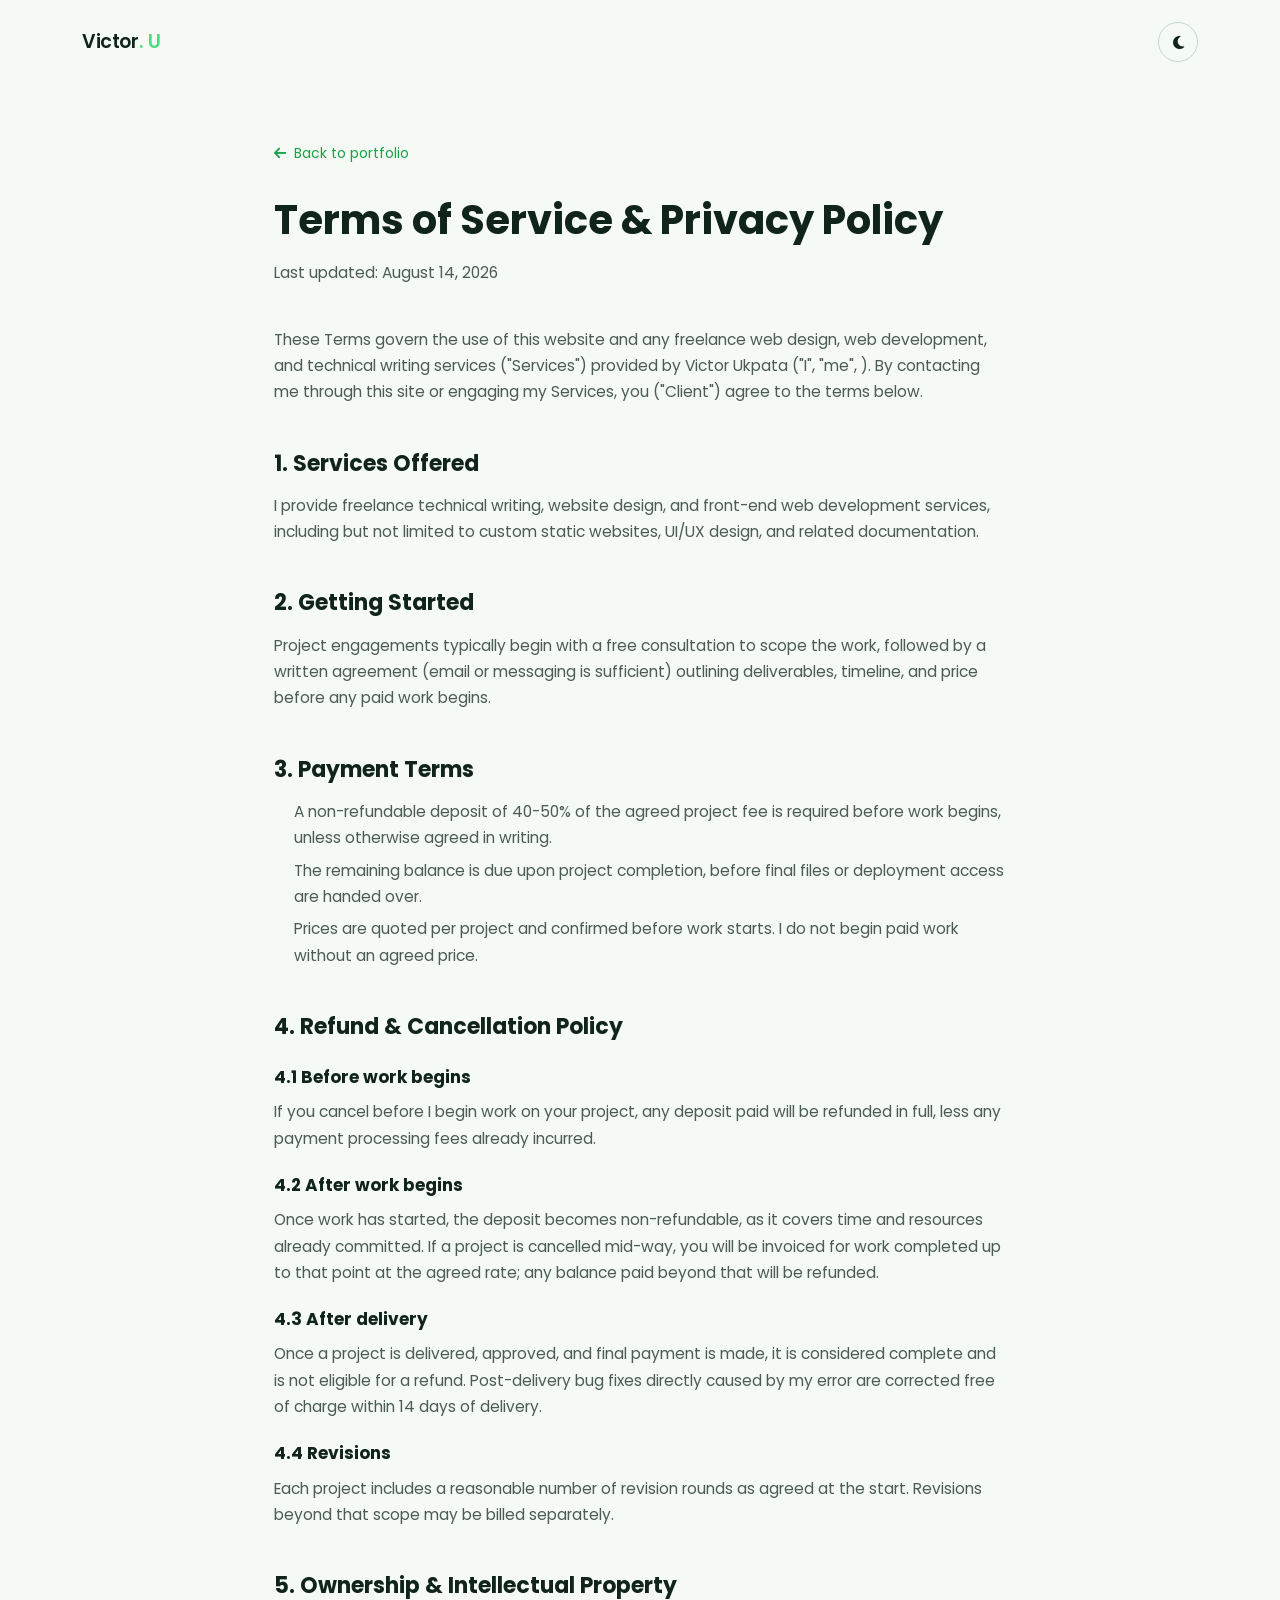
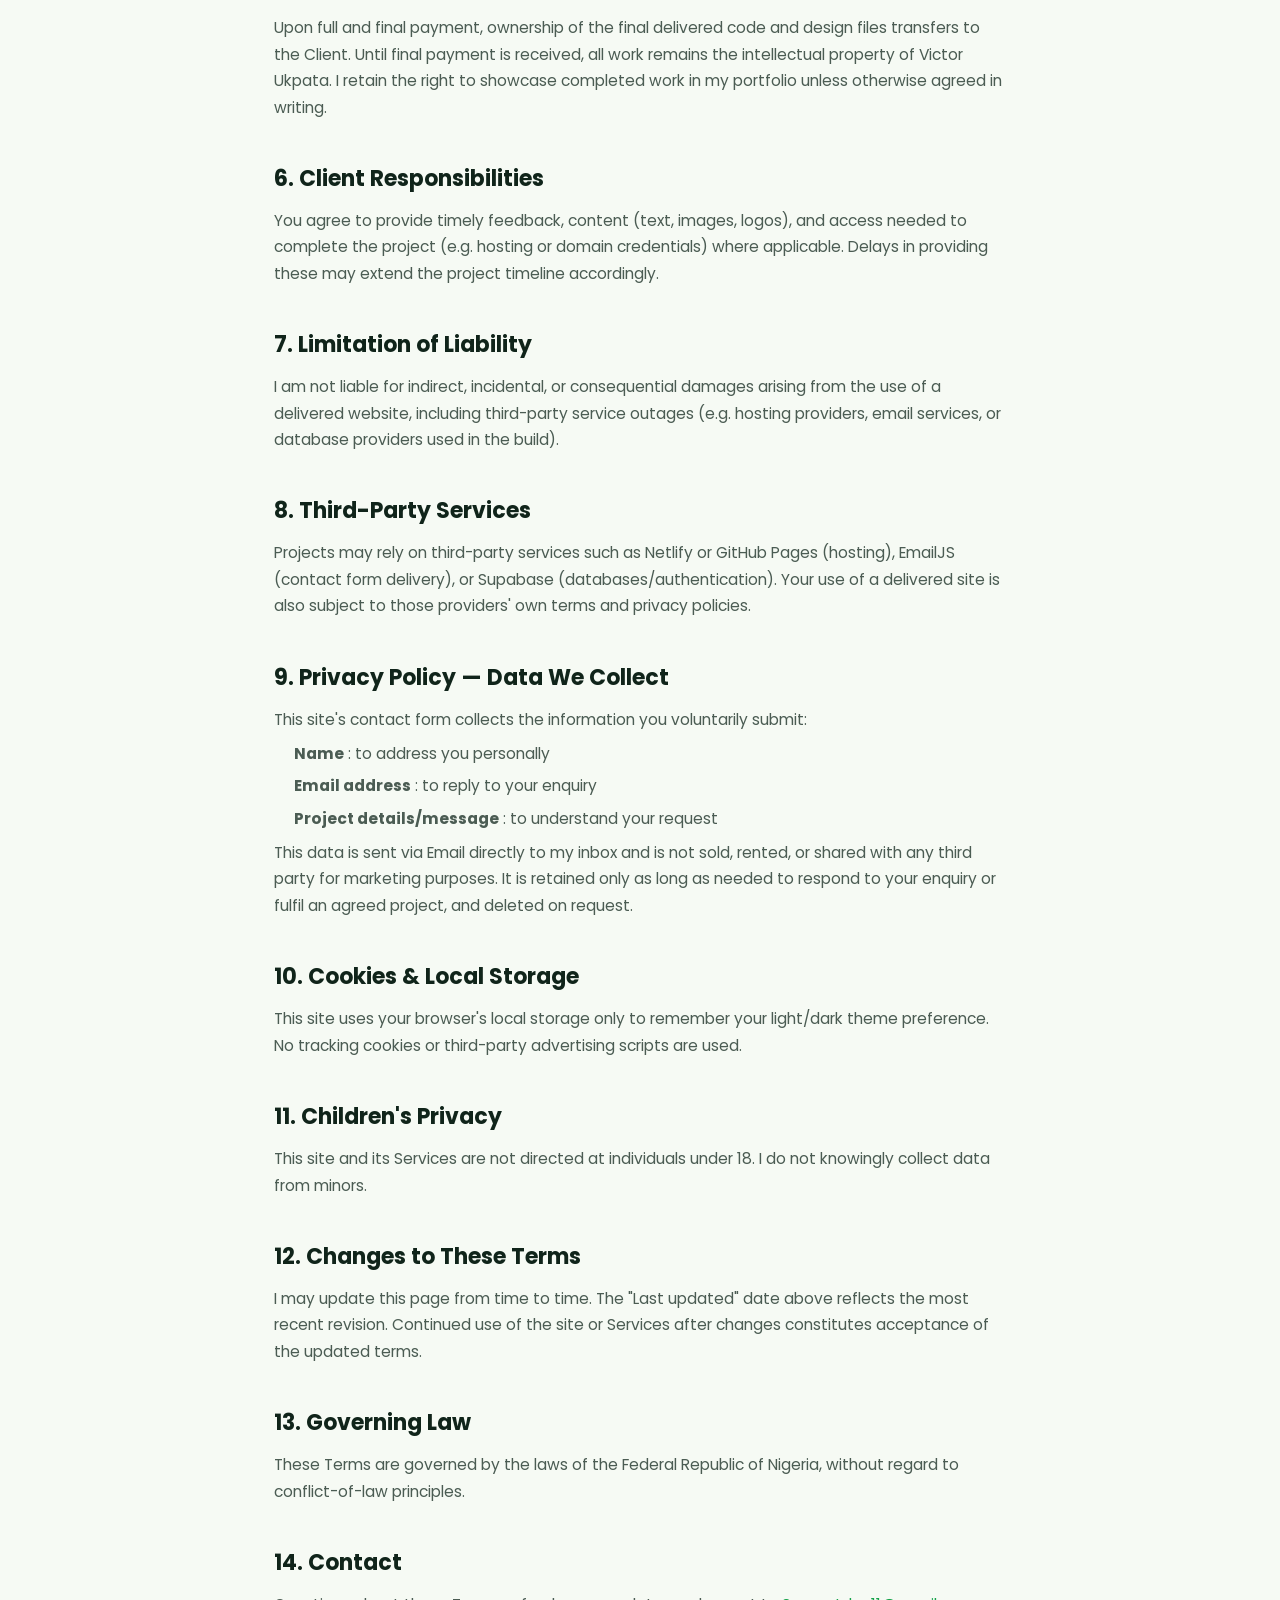
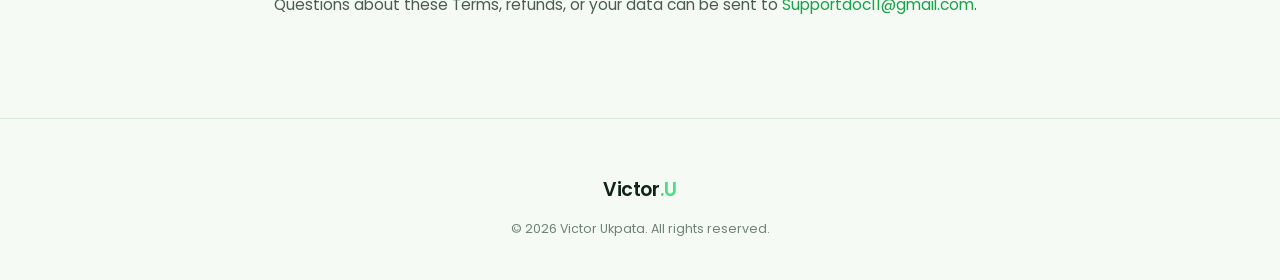
<file: terms.html>
<!DOCTYPE html>
<html lang="en">
<head>
<meta charset="UTF-8">
<meta name="viewport" content="width=device-width, initial-scale=1.0">
<title>Terms of Service & Privacy Policy — Victor Ukpata</title>
<meta name="description" content="Terms of Service, Privacy Policy, and Refund Policy for Victor Ukpata's freelance web design and technical writing services.">
<meta name="robots" content="noindex, follow">
<link rel="canonical" href="https://portfoliovictor1.netlify.app/terms.html">

<link rel="preconnect" href="https://fonts.googleapis.com">
<link rel="preconnect" href="https://fonts.gstatic.com" crossorigin>
<link href="https://fonts.googleapis.com/css2?family=Poppins:ital,wght@0,300;0,400;0,500;0,600;0,700;0,800;1,400&display=swap" rel="stylesheet">
<link rel="stylesheet" href="https://cdnjs.cloudflare.com/ajax/libs/font-awesome/6.5.1/css/all.min.css">
<link rel="stylesheet" href="./styles.css">

<style>
  .legal-wrap { max-width: 780px; margin: 0 auto; padding: 140px 24px 100px; }
  .legal-wrap h1 { font-family: var(--font-display); font-size: clamp(28px, 4vw, 40px); margin-bottom: 8px; }
  .legal-updated { color: var(--text-faint); font-family: var(--font-mono); font-size: 13px; margin-bottom: 40px; }
  .legal-wrap h2 { font-family: var(--font-display); font-size: 22px; margin: 40px 0 12px; color: var(--text); }
  .legal-wrap h3 { font-size: 17px; margin: 20px 0 8px; color: var(--text); }
  .legal-wrap p, .legal-wrap li { color: var(--text-muted); line-height: 1.7; font-size: 15.5px; }
  .legal-wrap ul, .legal-wrap ol { margin: 8px 0 8px 20px; }
  .legal-wrap li { margin-bottom: 6px; }
  .legal-wrap a { color: var(--violet-700); }
  .legal-back { display: inline-flex; align-items: center; gap: 8px; margin-bottom: 24px; color: var(--text-muted); font-family: var(--font-mono); font-size: 14px; text-decoration: none; }
  .legal-back:hover { color: var(--text); }
</style>
</head>
<body>

<header class="navbar" id="navbar">
  <div class="nav-inner">
    <a href="index.html" class="nav-logo">Victor<span>. U</span></a>
    <button class="theme-toggle" id="themeToggle" aria-label="Toggle dark mode">
      <i class="fa-solid fa-moon"></i>
    </button>
  </div>
</header>

<main class="legal-wrap">
  <a href="index.html" class="legal-back"><i class="fa-solid fa-arrow-left"></i> Back to portfolio</a>
  <h1>Terms of Service & Privacy Policy</h1>
  <p class="legal-updated">Last updated: August 14, 2026</p>

  <p>These Terms govern the use of this website and any freelance web design, web development, and technical writing services ("Services") provided by Victor Ukpata ("I", "me", ). By contacting me through this site or engaging my Services, you ("Client") agree to the terms below.</p>

  <h2>1. Services Offered</h2>
  <p>I provide freelance technical writing, website design, and front-end web development services, including but not limited to custom static websites, UI/UX design, and related documentation.</p>

  <h2>2. Getting Started</h2>
  <p>Project engagements typically begin with a free consultation to scope the work, followed by a written agreement (email or messaging is sufficient) outlining deliverables, timeline, and price before any paid work begins.</p>

  <h2>3. Payment Terms</h2>
  <ul>
    <li>A non-refundable deposit of 40-50% of the agreed project fee is required before work begins, unless otherwise agreed in writing.</li>
    <li>The remaining balance is due upon project completion, before final files or deployment access are handed over.</li>
    <li>Prices are quoted per project and confirmed before work starts. I do not begin paid work without an agreed price.</li>
  </ul>

  <h2>4. Refund & Cancellation Policy</h2>
  <h3>4.1 Before work begins</h3>
  <p>If you cancel before I begin work on your project, any deposit paid will be refunded in full, less any payment processing fees already incurred.</p>
  <h3>4.2 After work begins</h3>
  <p>Once work has started, the deposit becomes non-refundable, as it covers time and resources already committed. If a project is cancelled mid-way, you will be invoiced for work completed up to that point at the agreed rate; any balance paid beyond that will be refunded.</p>
  <h3>4.3 After delivery</h3>
  <p>Once a project is delivered, approved, and final payment is made, it is considered complete and is not eligible for a refund. Post-delivery bug fixes directly caused by my error are corrected free of charge within 14 days of delivery.</p>
  <h3>4.4 Revisions</h3>
  <p>Each project includes a reasonable number of revision rounds as agreed at the start. Revisions beyond that scope may be billed separately.</p>

  <h2>5. Ownership & Intellectual Property</h2>
  <p>Upon full and final payment, ownership of the final delivered code and design files transfers to the Client. Until final payment is received, all work remains the intellectual property of Victor Ukpata. I retain the right to showcase completed work in my portfolio unless otherwise agreed in writing.</p>

  <h2>6. Client Responsibilities</h2>
  <p>You agree to provide timely feedback, content (text, images, logos), and access needed to complete the project (e.g. hosting or domain credentials) where applicable. Delays in providing these may extend the project timeline accordingly.</p>

  <h2>7. Limitation of Liability</h2>
  <p>I am not liable for indirect, incidental, or consequential damages arising from the use of a delivered website, including third-party service outages (e.g. hosting providers, email services, or database providers used in the build).</p>

  <h2>8. Third-Party Services</h2>
  <p>Projects may rely on third-party services such as Netlify or GitHub Pages (hosting), EmailJS (contact form delivery), or Supabase (databases/authentication). Your use of a delivered site is also subject to those providers' own terms and privacy policies.</p>

  <h2>9. Privacy Policy — Data We Collect</h2>
  <p>This site's contact form collects the information you voluntarily submit:</p>
  <ul>
    <li><strong>Name</strong> : to address you personally</li>
    <li><strong>Email address</strong> : to reply to your enquiry</li>
    <li><strong>Project details/message</strong> : to understand your request</li>
  </ul>
  <p>This data is sent via Email directly to my inbox and is not sold, rented, or shared with any third party for marketing purposes. It is retained only as long as needed to respond to your enquiry or fulfil an agreed project, and deleted on request.</p>

  <h2>10. Cookies & Local Storage</h2>
  <p>This site uses your browser's local storage only to remember your light/dark theme preference. No tracking cookies or third-party advertising scripts are used.</p>

  <h2>11. Children's Privacy</h2>
  <p>This site and its Services are not directed at individuals under 18. I do not knowingly collect data from minors.</p>

  <h2>12. Changes to These Terms</h2>
  <p>I may update this page from time to time. The "Last updated" date above reflects the most recent revision. Continued use of the site or Services after changes constitutes acceptance of the updated terms.</p>

  <h2>13. Governing Law</h2>
  <p>These Terms are governed by the laws of the Federal Republic of Nigeria, without regard to conflict-of-law principles.</p>

  <h2>14. Contact</h2>
  <p>Questions about these Terms, refunds, or your data can be sent to <a href="mailto:Supportdoc11@gmail.com">Supportdoc11@gmail.com</a>.</p>
</main>

<footer class="footer">
  <div class="section-inner footer-inner">
    <a href="index.html" class="nav-logo">Victor<span>.U</span></a>
    <p class="footer-copy">© <span id="year"></span> Victor Ukpata. All rights reserved.</p>
  </div>
</footer>

<script src="./main.js"></script>
</body>
</html>
</file>
<file: styles.css>
/* =============
   VICTOR UKPATA — PORTFOLIO
   Design tokens
   ============== */
:root {
  /* Color — LIGHT theme (default): soft green/white */
  --bg: #f6faf4;
  --bg-alt: #eef7ea;
  --surface: #ffffff;
  --surface-2: #eef6ec;
  --border: rgba(22, 101, 52, 0.12);
  --border-strong: rgba(22, 101, 52, 0.22);

  --violet-900: #14532d;
  --violet-700: #16a34a;
  --violet-500: #22c55e;
  --violet-400: #4ade80;
  --lavender: #15803d;

  --text: #10241a;
  --text-muted: #4b5c53;
  --text-faint: #6f8177;

  --font-display: 'Poppins', sans-serif;
  --font-body: 'Poppins', sans-serif;
  --font-mono: 'Poppins', sans-serif;

  --container: 1180px;
  --radius-sm: 10px;
  --radius-md: 18px;
  --radius-lg: 28px;

  --ease: cubic-bezier(0.22, 1, 0.36, 1);
}

[data-theme="dark"] {
  --bg: #0a0a0f;
  --bg-alt: #100d18;
  --surface: #16121f;
  --surface-2: #1c1729;
  --border: rgba(196, 181, 253, 0.12);
  --border-strong: rgba(196, 181, 253, 0.24);

  --violet-900: #2e1065;
  --violet-700: #5b21b6;
  --violet-500: #8b5cf6;
  --violet-400: #a78bfa;
  --lavender: #c4b5fd;

  --text: #f5f3ff;
  --text-muted: #9891a8;
  --text-faint: #6b6479;
}

/* =====================================================
   RESET
   ===================================================== */
* { margin: 0; padding: 0; box-sizing: border-box; }

html {
  scroll-behavior: smooth;
}

body {
  background: var(--bg);
  color: var(--text);
  font-family: var(--font-body);
  font-size: 16px;
  line-height: 1.6;
  overflow-x: hidden;
  animation: pageFadeIn 0.6s ease;
  transition: background 0.4s ease, color 0.4s ease;
}

@keyframes pageFadeIn {
  from { opacity: 0; }
  to { opacity: 1; }
}

img { max-width: 100%; display: block; }
picture { display: block; max-width: 100%; }
picture img { width: 100%; height: auto; }
a { color: inherit; text-decoration: none; }
ul { list-style: none; }
button { font: inherit; cursor: pointer; border: none; background: none; }

@media (prefers-reduced-motion: reduce) {
  *, *::before, *::after {
    animation-duration: 0.001ms !important;
    animation-iteration-count: 1 !important;
    transition-duration: 0.001ms !important;
    scroll-behavior: auto !important;
  }
}

:focus-visible {
  outline: 2px solid var(--violet-400);
  outline-offset: 3px;
  border-radius: 4px;
}

/* No purple focus glow on buttons when clicked */
button:focus-visible,
.btn:focus-visible {
  outline: none;
}

/* =====================================================
   SHARED
   ===================================================== */
.section-inner {
  max-width: var(--container);
  margin: 0 auto;
  padding: 0 32px;
}

.section {
  position: relative;
  padding: 120px 0;
}

.section-alt {
  background: var(--bg-alt);
  border-top: 1px solid var(--border);
  border-bottom: 1px solid var(--border);
}

.eyebrow {
  display: inline-flex;
  align-items: center;
  gap: 8px;
  font-family: var(--font-mono);
  font-weight: 600;
  font-size: 12.5px;
  letter-spacing: 0.08em;
  text-transform: uppercase;
  color: var(--violet-400);
  margin-bottom: 18px;
}
.eyebrow i { font-size: 10px; color: var(--violet-500); }
.eyebrow.center { justify-content: center; width: 100%; }

.section-title {
  font-family: var(--font-display);
  font-weight: 600;
  font-size: clamp(28px, 4vw, 44px);
  line-height: 1.15;
  letter-spacing: -0.01em;
  margin-bottom: 20px;
}
.section-title.center { text-align: center; }

.section-sub {
  color: var(--text-muted);
  max-width: 560px;
  margin-bottom: 56px;
  font-size: 17px;
}
.section-sub.center { margin-left: auto; margin-right: auto; text-align: center; }
.section-sub code {
  font-family: var(--font-mono);
  font-size: 13px;
  color: var(--lavender);
  background: var(--surface);
  padding: 2px 8px;
  border-radius: 6px;
  border: 1px solid var(--border);
}

/* Buttons */
.btn {
  display: inline-flex;
  align-items: center;
  gap: 10px;
  padding: 14px 26px;
  border-radius: 999px;
  font-family: var(--font-body);
  font-weight: 600;
  font-size: 15px;
  transition: transform 0.3s var(--ease), box-shadow 0.3s var(--ease), background 0.3s var(--ease);
  white-space: nowrap;
}
.btn-primary {
  background: linear-gradient(135deg, var(--violet-500), var(--violet-700));
  color: #fff;
}
.btn-primary:hover {
  transform: translateY(-3px);
}
.btn-ghost {
  background: transparent;
  color: var(--text);
  border: 1px solid var(--border-strong);
}
.btn-ghost:hover {
  border-color: var(--violet-400);
  background: rgba(139, 92, 246, 0.08);
  transform: translateY(-3px);
}
.btn-lg { padding: 17px 34px; font-size: 16px; }
.btn-block { width: 100%; justify-content: center; }

/* Reveal-on-scroll */
.reveal {
  opacity: 0;
  transform: translateY(30px);
  transition: opacity 0.7s var(--ease), transform 0.7s var(--ease);
}
.reveal.visible {
  opacity: 1;
  transform: translateY(0);
}

/* Generic tilt-card hover (applies subtle depth to cards) */
.card-tilt {
  transition: transform 0.25s var(--ease), box-shadow 0.25s var(--ease), border-color 0.25s var(--ease);
  transform-style: preserve-3d;
  will-change: transform;
}

/* ==============
   NAVBAR
   =============== */
.navbar {
  position: fixed;
  top: 0;
  left: 0;
  right: 0;
  z-index: 100;
  padding: 22px 0;
  transition: padding 0.35s var(--ease), background 0.35s var(--ease), border-color 0.35s var(--ease);
}
.navbar.scrolled {
  padding: 14px 0;
  background: rgba(10, 10, 15, 0.75);
  backdrop-filter: blur(16px);
  -webkit-backdrop-filter: blur(16px);
  border-bottom: 1px solid var(--border);
}
.nav-inner {
  max-width: var(--container);
  margin: 0 auto;
  padding: 0 32px;
  display: flex;
  align-items: center;
  justify-content: space-between;
  gap: 20px;
}
.nav-logo {
  font-family: var(--font-display);
  font-size: 19px;
  font-weight: 600;
  letter-spacing: -0.02em;
}
.nav-logo span { color: var(--violet-400); }

.nav-links {
  display: flex;
  gap: 32px;
}
.nav-link {
  font-size: 14.5px;
  font-weight: 500;
  color: var(--text-muted);
  position: relative;
  padding: 4px 0;
  transition: color 0.25s ease;
}
.nav-link::after {
  content: '';
  position: absolute;
  left: 0; bottom: -2px;
  width: 0; height: 1.5px;
  background: var(--violet-400);
  transition: width 0.3s var(--ease);
}
.nav-link:hover { color: var(--text); }
.nav-link:hover::after { width: 100%; }

.nav-cta { padding: 11px 20px; font-size: 14px; }
.nav-toggle {
  display: none;
  font-size: 20px;
  color: var(--text);
}
.theme-toggle {
  display: flex;
  align-items: center;
  justify-content: center;
  width: 40px; height: 40px;
  border-radius: 50%;
  border: 1px solid var(--border-strong);
  color: var(--text);
  font-size: 15px;
  margin-left: 6px;
  transition: all 0.3s var(--ease);
}
.theme-toggle:hover {
  border-color: var(--violet-400);
  transform: translateY(-2px);
}

@media (max-width: 900px) {
  .nav-links {
    position: fixed;
    top: 70px;
    right: 24px;
    left: 24px;
    background: var(--surface);
    border: 1px solid var(--border);
    border-radius: var(--radius-md);
    flex-direction: column;
    gap: 4px;
    padding: 16px;
    opacity: 0;
    visibility: hidden;
    transform: translateY(-12px);
    transition: all 0.3s var(--ease);
  }
  .nav-links.open {
    opacity: 1;
    visibility: visible;
    transform: translateY(0);
  }
  .nav-link { padding: 12px 10px; border-radius: 8px; }
  .nav-link:hover { background: rgba(139, 92, 246, 0.08); }
  .nav-cta { display: none; }
  .nav-toggle { display: block; }
}


/* =====================================================
   HERO
   ===================================================== */
.hero {
  position: relative;
  min-height: 100vh;
  display: flex;
  align-items: center;
  padding: 140px 0 80px;
  overflow: hidden;
}

.hero-blob {
  position: absolute;
  border-radius: 50%;
  filter: blur(90px);
  opacity: 0.55;
  z-index: 0;
  pointer-events: none;
}
.blob-1 {
  width: 480px; height: 480px;
  background: var(--violet-700);
  top: -120px; left: -140px;
  animation: floatBlob 14s ease-in-out infinite;
}
.blob-2 {
  width: 400px; height: 400px;
  background: var(--violet-500);
  bottom: -160px; right: -100px;
  opacity: 0.35;
  animation: floatBlob 18s ease-in-out infinite reverse;
}
@keyframes floatBlob {
  0%, 100% { transform: translate(0, 0) scale(1); }
  50% { transform: translate(30px, -40px) scale(1.08); }
}

.hero-grid {
  position: absolute;
  inset: 0;
  background-image:
    linear-gradient(rgba(196, 181, 253, 0.05) 1px, transparent 1px),
    linear-gradient(90deg, rgba(196, 181, 253, 0.05) 1px, transparent 1px);
  background-size: 56px 56px;
  mask-image: radial-gradient(ellipse 70% 60% at 50% 40%, black 30%, transparent 75%);
  z-index: 0;
}

.hero-inner {
  position: relative;
  z-index: 2;
  max-width: var(--container);
  margin: 0 auto;
  padding: 0 32px;
  display: grid;
  grid-template-columns: 1.15fr 0.85fr;
  gap: 60px;
  align-items: center;
}

.hero-title {
  font-family: var(--font-display);
  font-weight: 700;
  font-size: clamp(38px, 5.4vw, 68px);
  line-height: 1.06;
  letter-spacing: -0.02em;
  margin-bottom: 24px;
}
.hero-title .line { display: block; }
.hero-title .the-interfaces { color: var(--violet-400); }

.hero-sub {
  font-size: 18px;
  color: var(--text-muted);
  max-width: 480px;
  margin-bottom: 36px;
}
.hero-sub strong { color: var(--text); font-weight: 600; }

.hero-actions {
  display: flex;
  gap: 16px;
  flex-wrap: wrap;
  margin-bottom: 56px;
}

.hero-stats {
  display: flex;
  gap: 40px;
}
.stat { display: flex; flex-direction: column; }
.stat-num {
  font-family: var(--font-display);
  font-size: 30px;
  font-weight: 700;
  color: var(--text);
}
.stat-label {
  font-size: 13px;
  color: var(--text-faint);
  font-family: var(--font-mono);
  margin-top: 2px;
}

/* Tilt card */
.hero-visual {
  position: relative;
  display: flex;
  justify-content: center;
  perspective: 1400px;
}

.tilt-card {
  position: relative;
  width: 340px;
  height: 420px;
  border-radius: var(--radius-lg);
  background: linear-gradient(155deg, var(--surface-2), var(--surface));
  border: 1px solid var(--border-strong);
  transform-style: preserve-3d;
  transition: transform 0.15s ease-out;
}

.tilt-card-glow {
  position: absolute;
  inset: -2px;
  border-radius: inherit;
  background: linear-gradient(135deg, var(--violet-500), transparent 60%);
  opacity: 0.4;
  z-index: -1;
  filter: blur(18px);
}

.tilt-card-photo {
  position: absolute;
  inset: 14px;
  border-radius: calc(var(--radius-lg) - 10px);
  overflow: hidden;
  transform: translateZ(30px);
  background: var(--violet-900);
}
.tilt-card-photo img {
  width: 100%; height: 100%;
  object-fit: cover;
}

.tilt-card-badge {
  position: absolute;
  left: 26px; right: 26px; bottom: 26px;
  z-index: 3;
  transform: translateZ(70px);
  background: rgba(10, 10, 15, 0.6);
  backdrop-filter: blur(10px);
  border: 1px solid rgba(255,255,255,0.15);
  border-radius: 999px;
  padding: 10px 14px;
  font-size: 12px;
  font-family: var(--font-mono);
  display: flex;
  align-items: center;
  gap: 8px;
  color: #fff;
}
.badge-dot {
  width: 7px; height: 7px;
  border-radius: 50%;
  background: #34d399;
  box-shadow: 0 0 8px #34d399;
  flex-shrink: 0;
}

.floating-chip {
  position: absolute;
  display: flex;
  align-items: center;
  gap: 7px;
  padding: 9px 14px;
  border-radius: 999px;
  background: rgba(22, 18, 31, 0.9);
  border: 1px solid var(--border-strong);
  font-size: 12.5px;
  font-weight: 600;
  color: var(--lavender);
  transform: translateZ(var(--depth, 40px));
  animation: chipFloat 6s ease-in-out infinite;
}
.floating-chip i { color: var(--violet-400); }
.chip-1 { top: -18px; left: -30px; animation-delay: 0s; }
.chip-2 { top: 40px; right: -38px; animation-delay: 1.2s; }
.chip-3 { bottom: 90px; left: -44px; animation-delay: 2.4s; }
.chip-4 { bottom: -16px; right: -20px; animation-delay: 3.6s; }

@keyframes chipFloat {
  0%, 100% { transform: translateZ(var(--depth, 40px)) translateY(0); }
  50% { transform: translateZ(var(--depth, 40px)) translateY(-10px); }
}

.scroll-cue {
  position: absolute;
  bottom: 28px;
  left: 50%;
  transform: translateX(-50%);
  color: var(--text-faint);
  font-size: 14px;
  z-index: 2;
  animation: bounceCue 2.2s ease-in-out infinite;
}
@keyframes bounceCue {
  0%, 100% { transform: translate(-50%, 0); opacity: 0.5; }
  50% { transform: translate(-50%, 8px); opacity: 1; }
}

@media (max-width: 1000px) {
  .hero-inner { grid-template-columns: 1fr; text-align: center; }
  .hero-sub { margin-left: auto; margin-right: auto; }
  .hero-actions, .hero-stats { justify-content: center; }
  .hero-visual { margin-top: 40px; }
  .tilt-card { width: 280px; height: 360px; }
}

/* =====================================================
   ABOUT
   ===================================================== */
.about-grid {
  display: grid;
  grid-template-columns: 1.1fr 0.9fr;
  gap: 70px;
  align-items: center;
}

.about-text {
  color: var(--text-muted);
  margin-bottom: 16px;
  font-size: 16px;
}
.about-text strong { color: var(--text); }

.about-facts {
  display: flex;
  flex-direction: column;
  gap: 18px;
  margin-top: 32px;
}
.fact {
  display: flex;
  align-items: flex-start;
  gap: 14px;
}
.fact i {
  color: var(--violet-400);
  font-size: 18px;
  margin-top: 3px;
}
.fact h4 { font-size: 15px; font-weight: 700; margin-bottom: 2px; }
.fact p { font-size: 13.5px; color: var(--text-faint); }

.about-visual {
  display: flex;
  flex-direction: column;
  gap: 20px;
}
.about-card {
  background: var(--surface);
  border: 1px solid var(--border);
  border-radius: var(--radius-md);
  padding: 26px;
}
.about-card:hover {
  transform: translateY(-6px) rotateX(2deg);
  border-color: var(--border-strong);
  box-shadow: 0 10px 22px rgba(16,36,26,0.12);
}
.about-card-offset { margin-left: 32px; }
.about-icon {
  font-size: 22px;
  color: var(--violet-400);
  margin-bottom: 14px;
  display: block;
}
.about-card h3 { font-size: 17px; margin-bottom: 6px; }
.about-card p { font-size: 14px; color: var(--text-faint); }

@media (max-width: 900px) {
  .about-grid { grid-template-columns: 1fr; }
  .about-card-offset { margin-left: 0; }
}

/* =====================================================
   SKILLS
   ===================================================== */
.skills-grid {
  display: grid;
  grid-template-columns: repeat(3, 1fr);
  gap: 30px;
}
.skill-group {
  background: var(--surface);
  border: 1px solid var(--border);
  border-radius: var(--radius-md);
  padding: 30px;
}
.skill-group-title {
  font-size: 15px;
  font-weight: 700;
  margin-bottom: 20px;
  display: flex;
  align-items: center;
  gap: 9px;
  color: var(--lavender);
}
.skill-chips { display: flex; flex-wrap: wrap; gap: 10px; }
.chip {
  display: inline-flex;
  align-items: center;
  gap: 7px;
  padding: 9px 14px;
  border-radius: 999px;
  background: var(--surface-2);
  border: 1px solid var(--border);
  font-size: 13px;
  font-weight: 500;
  color: var(--text-muted);
  transition: all 0.25s var(--ease);
}
.chip i { color: var(--violet-400); }
.chip:hover {
  border-color: var(--violet-400);
  color: var(--text);
  transform: translateY(-3px);
}

@media (max-width: 900px) {
  .skills-grid { grid-template-columns: 1fr; }
}

/* =====================================================
   PROJECTS
   ===================================================== */
.projects-grid {
  display: grid;
  grid-template-columns: repeat(3, 1fr);
  gap: 30px;
}
.project-card {
  background: var(--surface);
  border: 1px solid var(--border);
  border-radius: var(--radius-md);
  overflow: hidden;
}
.project-card:hover {
  transform: translateY(-8px) rotateX(2deg);
  border-color: var(--border-strong);
  box-shadow: 0 10px 24px rgba(16,36,26,0.14);
}
.project-image {
  aspect-ratio: 4 / 3;
  overflow: hidden;
  background: var(--surface-2);
}
.project-image img {
  width: 100%; height: 100%;
  object-fit: cover;
  transition: transform 0.5s var(--ease);
}
.project-card:hover .project-image img { transform: scale(1.06); }

.project-body { padding: 26px; }
.project-tag {
  font-family: var(--font-mono);
  font-size: 11px;
  text-transform: uppercase;
  letter-spacing: 0.06em;
  color: var(--violet-400);
}
.project-body h3 { font-size: 18px; margin: 10px 0 8px; }
.project-body p { font-size: 14px; color: var(--text-faint); margin-bottom: 16px; }
.project-link {
  font-size: 14px;
  font-weight: 600;
  color: var(--lavender);
  display: inline-flex;
  align-items: center;
  gap: 7px;
}
.project-link i { font-size: 11px; transition: transform 0.25s var(--ease); }
.project-link:hover i { transform: translate(2px, -2px); }

@media (max-width: 1000px) {
  .projects-grid { grid-template-columns: 1fr; }
}

/* =====================================================
   WORK STRIP — homepage video-preview marquee (right → left)
   ===================================================== */
.work-strip {
  overflow: hidden;
  margin: 52px 0 40px;
  -webkit-mask-image: linear-gradient(90deg, transparent, #000 6%, #000 94%, transparent);
  mask-image: linear-gradient(90deg, transparent, #000 6%, #000 94%, transparent);
}
.work-track {
  display: flex;
  align-items: stretch;
  gap: 26px;
  width: max-content;
  padding: 4px 0;
  animation: workScroll 46s linear infinite;
}
.work-track:hover,
.work-track:focus-within {
  animation-play-state: paused;
}
@keyframes workScroll {
  from { transform: translateX(0); }
  to   { transform: translateX(-50%); }
}
.work-card {
  flex: 0 0 340px;
  background: var(--surface);
  border: 1px solid var(--border);
  border-radius: var(--radius-md);
  overflow: hidden;
}
.work-card:hover {
  border-color: var(--border-strong);
  box-shadow: 0 10px 24px rgba(16,36,26,0.14);
}
.work-media {
  position: relative;
  display: block;
  aspect-ratio: 16 / 10;
  background: var(--surface-2);
  overflow: hidden;
}
.work-video {
  width: 100%;
  height: 100%;
  object-fit: cover;
  display: block;
  transition: transform 0.5s var(--ease);
}
.work-card:hover .work-video { transform: scale(1.05); }
.work-play {
  position: absolute;
  right: 12px;
  bottom: 12px;
  width: 34px;
  height: 34px;
  border-radius: 50%;
  display: flex;
  align-items: center;
  justify-content: center;
  background: rgba(255,255,255,0.92);
  color: var(--ink);
  font-size: 12px;
  opacity: 0;
  transform: translateY(6px);
  transition: opacity 0.25s var(--ease), transform 0.25s var(--ease);
}
.work-card:hover .work-play { opacity: 1; transform: translateY(0); }
.work-info { padding: 20px 22px 22px; }
.work-tag {
  font-family: var(--font-mono);
  font-size: 11px;
  font-weight: 600;
  text-transform: uppercase;
  letter-spacing: 0.06em;
  color: var(--violet-400);
}
.work-info h3 { font-size: 17px; margin: 9px 0 10px; line-height: 1.3; }
.work-strip-cta { display: flex; justify-content: center; margin-top: 8px; }

@media (prefers-reduced-motion: reduce) {
  .work-track { animation: none; overflow-x: auto; scroll-snap-type: x proximity; }
  .work-card { scroll-snap-align: start; }
}
@media (max-width: 640px) {
  .work-card { flex-basis: 78vw; }
}

/* =====================================================
   PROJECTS PAGE — full grid with clickable video previews
   ===================================================== */
.page-hero {
  padding: 150px 0 20px;
  text-align: center;
}
.page-hero .section-title { margin-bottom: 14px; }
.projects-grid.projects-grid-full {
  grid-template-columns: repeat(2, 1fr);
  gap: 34px;
  margin-top: 20px;
}
.project-media {
  position: relative;
  display: block;
  aspect-ratio: 16 / 10;
  background: var(--surface-2);
  overflow: hidden;
  cursor: pointer;
}
.project-video {
  width: 100%;
  height: 100%;
  object-fit: cover;
  display: block;
  transition: transform 0.5s var(--ease);
}
.project-media:hover .project-video { transform: scale(1.04); }
.project-play {
  position: absolute;
  inset: 0;
  display: flex;
  align-items: center;
  justify-content: center;
  background: rgba(10,20,14,0.18);
  opacity: 1;
  transition: opacity 0.25s var(--ease);
}
.project-play i {
  width: 56px;
  height: 56px;
  border-radius: 50%;
  display: flex;
  align-items: center;
  justify-content: center;
  background: rgba(255,255,255,0.95);
  color: var(--ink);
  font-size: 18px;
}
.project-media.is-playing .project-play { opacity: 0; }
.project-media.is-playing:hover .project-play { opacity: 1; background: transparent; }
.project-media.is-playing:hover .project-play i { background: rgba(255,255,255,0.85); }
.project-desc { font-size: 14px; color: var(--text-faint); margin-bottom: 18px; line-height: 1.6; }
.project-actions { display: flex; gap: 18px; flex-wrap: wrap; }
.project-actions .project-link { font-size: 14px; }
.projects-cta {
  text-align: center;
  margin-top: 70px;
  padding: 56px 30px;
  border-radius: var(--radius-lg);
  background: var(--surface);
  border: 1px solid var(--border);
}
.projects-cta h2 { margin-bottom: 12px; }
.projects-cta p { color: var(--text-faint); margin-bottom: 26px; }

@media (max-width: 800px) {
  .projects-grid.projects-grid-full { grid-template-columns: 1fr; }
}

/* =====================================================
   3D SCROLL — subtle scroll-linked perspective tilt
   ===================================================== */
.section-inner,
.work-card,
.project-card,
.cert-card {
  transform: perspective(1500px) rotateX(var(--scroll-rx, 0deg)) translateZ(var(--scroll-tz, 0px));
}
@media (prefers-reduced-motion: reduce) {
  .section-inner, .work-card, .project-card, .cert-card { transform: none !important; }
}

/* =====================================================
   CREDENTIALS
   ===================================================== */
.cert-grid {
  display: grid;
  grid-template-columns: repeat(4, 1fr);
  gap: 24px;
}
.cert-card {
  background: var(--surface);
  border: 1px solid var(--border);
  border-radius: var(--radius-md);
  overflow: hidden;
}
.cert-card:hover {
  transform: translateY(-6px);
  border-color: var(--border-strong);
  box-shadow: 0 8px 18px rgba(16,36,26,0.12);
}
.cert-card img { aspect-ratio: 4/3; object-fit: cover; }
.cert-info { padding: 16px 18px 20px; }
.cert-info h4 { font-size: 14.5px; margin-bottom: 3px; }
.cert-info p { font-size: 12.5px; color: var(--text-faint); }

@media (max-width: 1000px) {
  .cert-grid { grid-template-columns: repeat(2, 1fr); }
}
@media (max-width: 560px) {
  .cert-grid { grid-template-columns: 1fr; }
}

/* =====================================================
   TESTIMONIALS
   ===================================================== */
.testimonial-grid {
  display: grid;
  grid-template-columns: repeat(3, 1fr);
  gap: 26px;
}
.testimonial-card {
  background: var(--surface);
  border: 1px solid var(--border);
  border-radius: var(--radius-md);
  padding: 30px;
  transition: transform 0.3s var(--ease), border-color 0.3s var(--ease);
}
.testimonial-card:hover {
  transform: translateY(-6px);
  border-color: var(--border-strong);
}
.quote-icon { color: var(--violet-500); opacity: 0.5; font-size: 20px; margin-bottom: 14px; }
.testimonial-card p { font-size: 14.5px; color: var(--text-muted); margin-bottom: 22px; line-height: 1.65; }
.testimonial-person { display: flex; align-items: center; gap: 12px; }
.testimonial-person img { width: 42px; height: 42px; border-radius: 50%; }
.testimonial-person h5 { font-size: 14px; }
.testimonial-person span { font-size: 12.5px; color: var(--text-faint); }

@media (max-width: 900px) {
  .testimonial-grid { grid-template-columns: 1fr; }
}

/* =====================================================
   CONSULT CTA
   ===================================================== */
.consult {
  text-align: center;
  padding: 110px 0;
  position: relative;
  overflow: hidden;
}
.consult-blob {
  position: absolute;
  width: 500px; height: 500px;
  background: radial-gradient(circle, var(--violet-700) 0%, transparent 60%);
  top: 50%; left: 50%;
  transform: translate(-50%, -50%);
  opacity: 0.3;
  filter: blur(60px);
  z-index: 0;
}
.consult-inner { position: relative; z-index: 1; }
.consult-title {
  font-family: var(--font-display);
  font-weight: 600;
  font-size: clamp(28px, 4vw, 42px);
  line-height: 1.2;
  margin-bottom: 18px;
}
.consult-sub {
  color: var(--text-muted);
  max-width: 520px;
  margin: 0 auto 36px;
  font-size: 16px;
}

/* =====================================================
   CONTACT
   ===================================================== */
.contact-grid {
  display: grid;
  grid-template-columns: 1fr 1fr;
  gap: 70px;
  align-items: start;
}
.contact-links {
  display: flex;
  flex-direction: column;
  gap: 14px;
  margin-top: 28px;
}
.contact-link {
  display: inline-flex;
  align-items: center;
  gap: 12px;
  font-size: 15px;
  font-weight: 500;
  color: var(--text-muted);
  transition: color 0.25s ease, transform 0.25s ease;
}
.contact-link i { color: var(--violet-400); width: 18px; }
.contact-link:hover { color: var(--text); transform: translateX(4px); }

.contact-form {
  background: var(--surface);
  border: 1px solid var(--border);
  border-radius: var(--radius-md);
  padding: 34px;
  display: flex;
  flex-direction: column;
  gap: 18px;
}
.form-row { display: flex; flex-direction: column; gap: 8px; }
.form-row label {
  font-size: 12.5px;
  font-family: var(--font-mono);
  text-transform: uppercase;
  letter-spacing: 0.04em;
  color: var(--text-faint);
}
.form-row input, .form-row textarea {
  background: var(--surface-2);
  border: 1px solid var(--border);
  border-radius: var(--radius-sm);
  padding: 13px 16px;
  color: var(--text);
  font-family: var(--font-body);
  font-size: 14.5px;
  resize: vertical;
  transition: border-color 0.25s ease, box-shadow 0.25s ease;
}
.form-row input:focus, .form-row textarea:focus {
  outline: none;
  border-color: var(--violet-400);
  box-shadow: 0 0 0 3px rgba(139, 92, 246, 0.15);
}
.form-note {
  font-size: 13px;
  color: var(--lavender);
  text-align: center;
  min-height: 18px;
}

@media (max-width: 900px) {
  .contact-grid { grid-template-columns: 1fr; }
}

/* =====================================================
   FOOTER
   ===================================================== */
.footer {
  border-top: 1px solid var(--border);
  padding: 56px 0 40px;
  text-align: center;
}
.footer-inner {
  display: flex;
  flex-direction: column;
  align-items: center;
  gap: 14px;
}
.footer-role { color: var(--text-faint); font-size: 13.5px; }
.footer-socials { display: flex; gap: 18px; margin: 6px 0; }
.footer-socials a {
  width: 38px; height: 38px;
  display: flex; align-items: center; justify-content: center;
  border-radius: 50%;
  border: 1px solid var(--border);
  color: var(--text-muted);
  transition: all 0.25s var(--ease);
}
.footer-socials a:hover {
  color: var(--text);
  border-color: var(--violet-400);
  transform: translateY(-3px);
}
.footer-copy { color: var(--text-faint); font-size: 12.5px; }

/* === Overrides: force-remove purple ambient glows and button shadows === */
/* Hide hero and tilt glows */
.hero-blob, .tilt-card-glow, .consult-blob { display: none !important; }

/* Button shadows */
.btn, .btn-primary, .nav-cta { box-shadow: none !important; transform: none !important; }
.btn:hover, .btn:active, .btn:focus, .btn:focus-visible, .nav-cta:focus { box-shadow: none !important; transform: none !important; outline: none !important; }

/* =====================================================
   PRELOADER
   ===================================================== */
.preloader {
  position: fixed; inset: 0; z-index: 9999;
  display: flex; align-items: center; justify-content: center;
  background: var(--bg);
  transition: opacity 0.6s var(--ease), visibility 0.6s var(--ease);
}
.preloader.hidden { opacity: 0; visibility: hidden; pointer-events: none; }
.preloader-inner { text-align: center; position: relative; z-index: 2; }
.preloader-logo { font-family: var(--font-display); font-size: 22px; font-weight: 600; color: var(--text); }
.preloader-logo span { color: var(--violet-400); }
.preloader-text { margin-top: 14px; font-family: var(--font-mono); font-size: 13px; color: var(--text-muted); }
.preloader-text .dots span { animation: dotPulse 1.2s infinite; opacity: 0; }
.preloader-text .dots span:nth-child(2) { animation-delay: 0.2s; }
.preloader-text .dots span:nth-child(3) { animation-delay: 0.4s; }
@keyframes dotPulse { 0%,100% { opacity: 0; } 50% { opacity: 1; } }
.preloader-bar { width: 160px; height: 3px; background: var(--surface-2); border-radius: 999px; margin: 18px auto 0; overflow: hidden; }
.preloader-bar-fill { width: 40%; height: 100%; background: linear-gradient(135deg, var(--violet-500), var(--violet-700)); border-radius: 999px; animation: barSlide 1.1s ease-in-out infinite; }
@keyframes barSlide { 0% { transform: translateX(-100%); } 100% { transform: translateX(250%); } }
.float-icon { position: absolute; font-size: 26px; color: var(--border-strong); opacity: 0.6; animation: floatIcon 4s ease-in-out infinite; }
.icon-1 { top: 18%; left: 20%; }
.icon-2 { top: 65%; left: 15%; animation-delay: 0.6s; }
.icon-3 { top: 75%; right: 18%; animation-delay: 1.2s; }
.icon-4 { top: 15%; right: 22%; animation-delay: 1.8s; }
.icon-5 { top: 45%; left: 8%; animation-delay: 2.4s; }
@keyframes floatIcon { 0%,100% { transform: translateY(0); } 50% { transform: translateY(-14px); } }
@media (max-width: 700px) { .float-icon { display: none; } }

/* =====================================================
   CODING PLAYLIST
   ===================================================== */
.playlist-grid { display: grid; grid-template-columns: 1fr 1fr; gap: 26px; align-items: start; }
.playlist-embed { background: var(--surface); border: 1px solid var(--border); border-radius: var(--radius-md); padding: 14px; }
@media (max-width: 800px) { .playlist-grid { grid-template-columns: 1fr; } }
</file>
